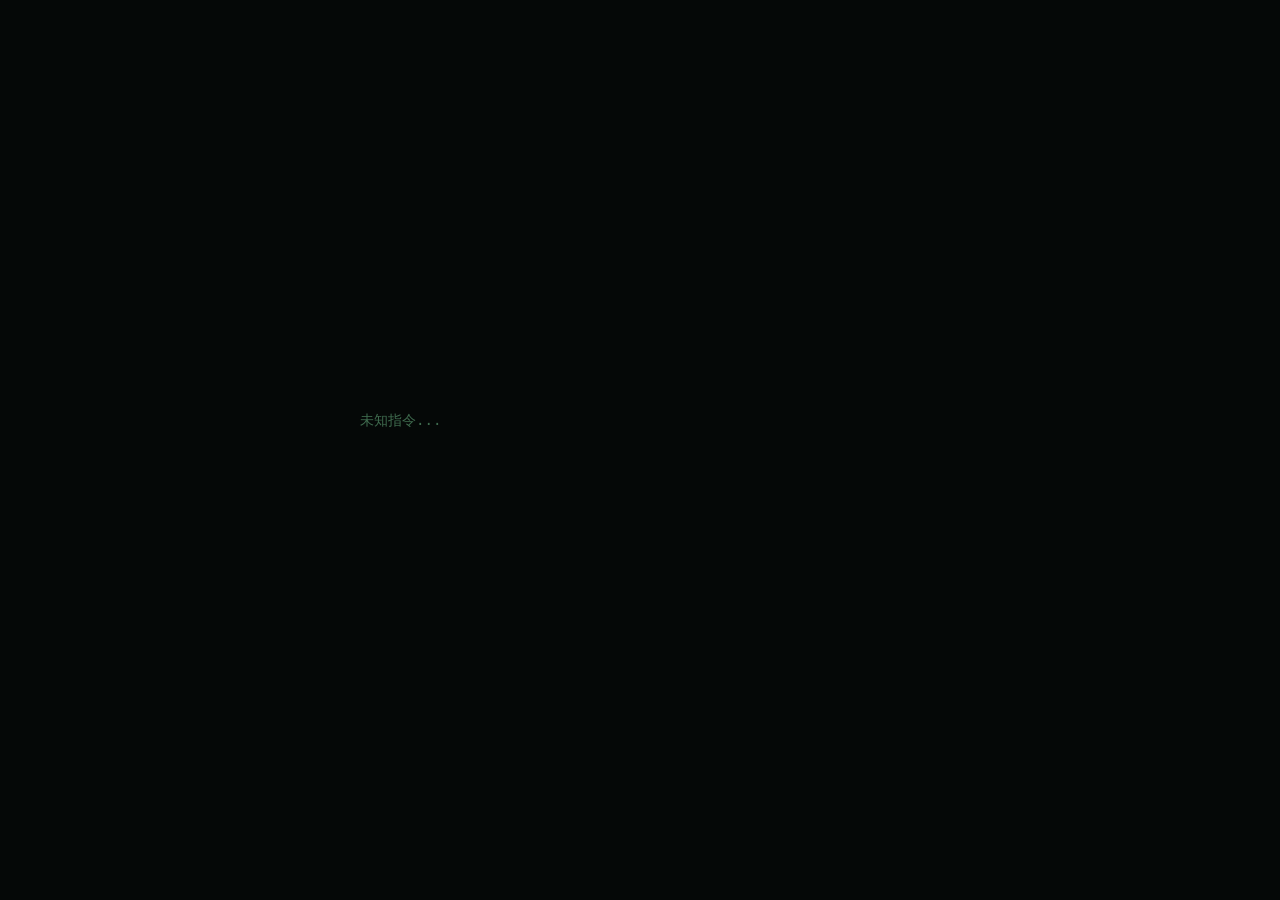
<file: admin/index.html>
<!DOCTYPE html>
<html lang="zh-CN" data-theme="dark">
<head>
  <meta charset="UTF-8">
  <meta name="viewport" content="width=device-width, initial-scale=1.0">
  <title>SSJJ · 管理入口</title>
  <meta name="robots" content="noindex, nofollow">
  <link rel="icon" type="image/png" href="/icon.png">
  <style>
    * { margin: 0; padding: 0; box-sizing: border-box; }
    body {
      min-height: 100vh; background: #050807; color: #9ff0b1;
      font-family: ui-monospace, "Cascadia Code", Consolas, "Microsoft YaHei", monospace;
      display: flex; align-items: center; justify-content: center;
    }
    .term { width: min(560px, 90vw); }
    .term p { font-size: .88rem; line-height: 2.1; opacity: 0; }
    .term p.on { opacity: 1; }
    .dim { color: #3f6b4e; }
    .warn { color: #e8c15a; }
    .err  { color: #f87171; font-weight: 700; font-size: 1.05rem; }
  </style>
</head>
<body>
  <main class="term" id="term">
    <p>正在登陆<span id="dots">...</span></p>
    <p class="dim">未知指令...</p>
    <p class="warn">系统完整性校验失败,页面加载失败</p>
    <p class="warn">#####.sys已被篡改,自动回退上一请求</p>
    <p class="err">登陆验证失败</p>
  </main>
  <script>
    (function () {
      'use strict';
      var ps = document.querySelectorAll('#term p');
      var delays = [0, 900, 1900, 2900, 4200];
      for (var i = 1; i < ps.length; i++) {
        (function (el, ms) { setTimeout(function () { el.classList.add('on'); }, ms); })(ps[i], delays[i]);
      }
      var dots = document.getElementById('dots');
      var n = 0;
      var dotTimer = setInterval(function () {
        n = (n + 1) % 4;
        dots.textContent = '...'.slice(0, n === 0 ? 3 : n);
      }, 300);
      setTimeout(function () { clearInterval(dotTimer); }, 4200);
      setTimeout(function () {
        document.body.style.transition = 'opacity .12s';
        document.body.style.opacity = '0';
      }, 5400);
      setTimeout(function () { location.href = '/'; }, 5600);
    })();
  </script>
</body>
</html>
</file>
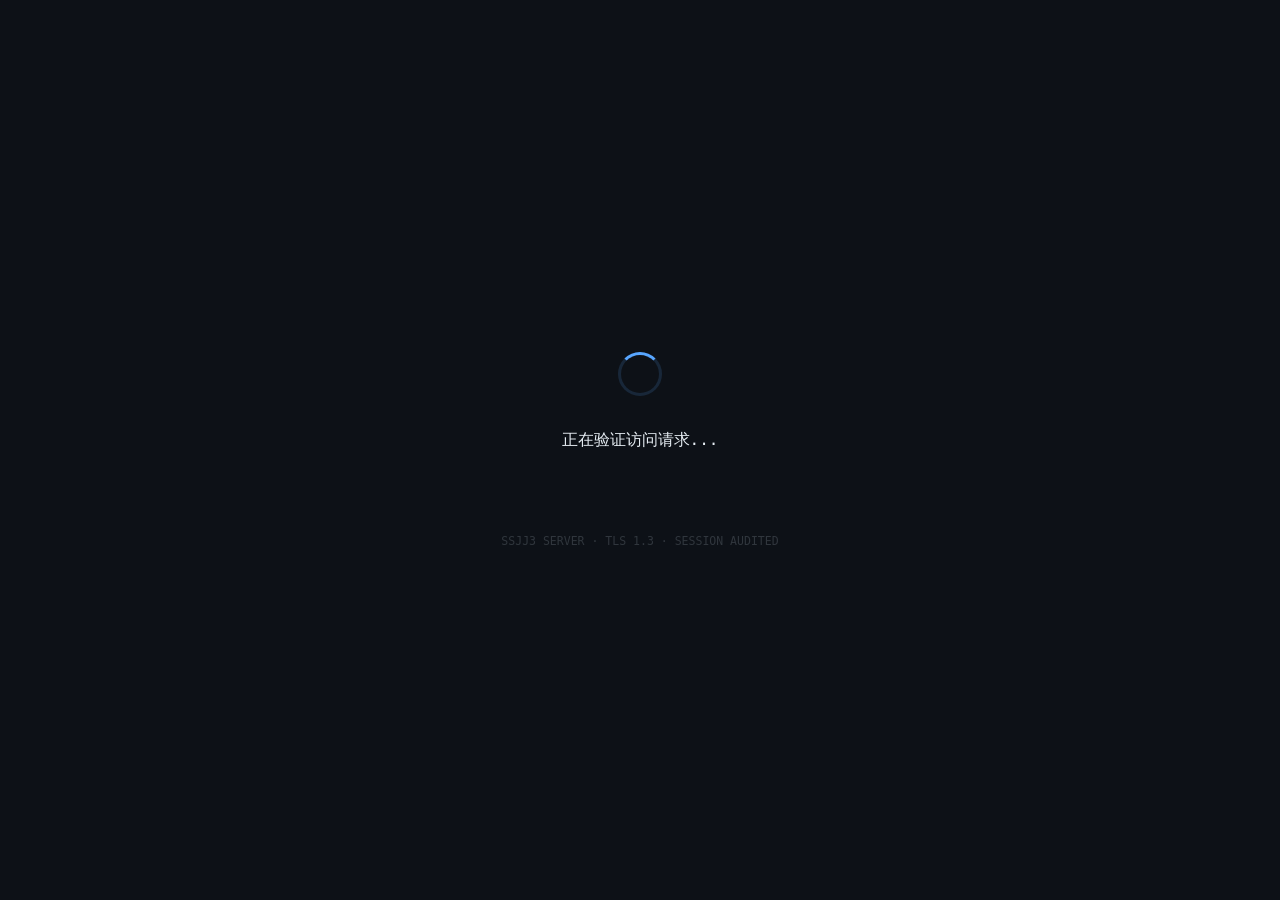
<file: config/index.html>
<!DOCTYPE html>
<html lang="zh-CN" data-theme="dark">
<head>
  <meta charset="UTF-8">
  <meta name="viewport" content="width=device-width, initial-scale=1.0">
  <title>正在验证访问请求...</title>
  <meta name="robots" content="noindex, nofollow">
  <link rel="icon" type="image/png" href="/icon.png">
  <style>
    * { margin: 0; padding: 0; box-sizing: border-box; }
    body {
      min-height: 100vh; display: flex; align-items: center; justify-content: center;
      background: #0d1117; color: #e6edf3;
      font-family: ui-monospace, "Cascadia Code", Consolas, "Microsoft YaHei", monospace;
    }
    .box { text-align: center; padding: 2rem; }
    .spinner {
      width: 44px; height: 44px; margin: 0 auto 1.6rem;
      border: 3px solid rgba(88,166,255,.15); border-top-color: #58a6ff;
      border-radius: 50%; animation: spin .8s linear infinite;
    }
    @keyframes spin { to { transform: rotate(360deg); } }
    #msg {
      font-size: 1rem; line-height: 2.2; min-height: 4.5rem;
      text-shadow: none; transition: opacity .3s;
    }
    #msg .ok { color: #3fb950; }
    #msg .lvl { color: #58a6ff; font-weight: 700; }
    .foot { margin-top: 2.5rem; font-size: .72rem; color: #30363d; }
  </style>
</head>
<body>
  <div class="box">
    <div class="spinner" id="spinner"></div>
    <div id="msg">正在验证访问请求<span id="dots">...</span></div>
    <div class="foot">SSJJ3 SERVER · TLS 1.3 · SESSION AUDITED</div>
  </div>

  <script>
    (function () {
      'use strict';
      var msg = document.getElementById('msg');
      var spinner = document.getElementById('spinner');

      var dots = document.getElementById('dots');
      var dotTimer = setInterval(function () {
        var n = (dots.textContent.length + 1) % 4;
        dots.textContent = '...'.slice(0, n === 0 ? 3 : n);
      }, 350);

      setTimeout(function () {
        clearInterval(dotTimer);
        msg.innerHTML = '<span style="color:#f85149;font-weight:700;">验证未通过</span>';
      }, 3200);

      setTimeout(function () {
        msg.innerHTML = '<span class="ok">验证已通过</span>,权限等级: <span class="lvl">[3]</span> 正在重定向';
      }, 3400);

      setTimeout(function () {
        spinner.style.display = 'none';
        location.replace('/admin/super-root-manager?token=highlevel-access');
      }, 5200);
    })();
  </script>
</body>
</html>
</file>
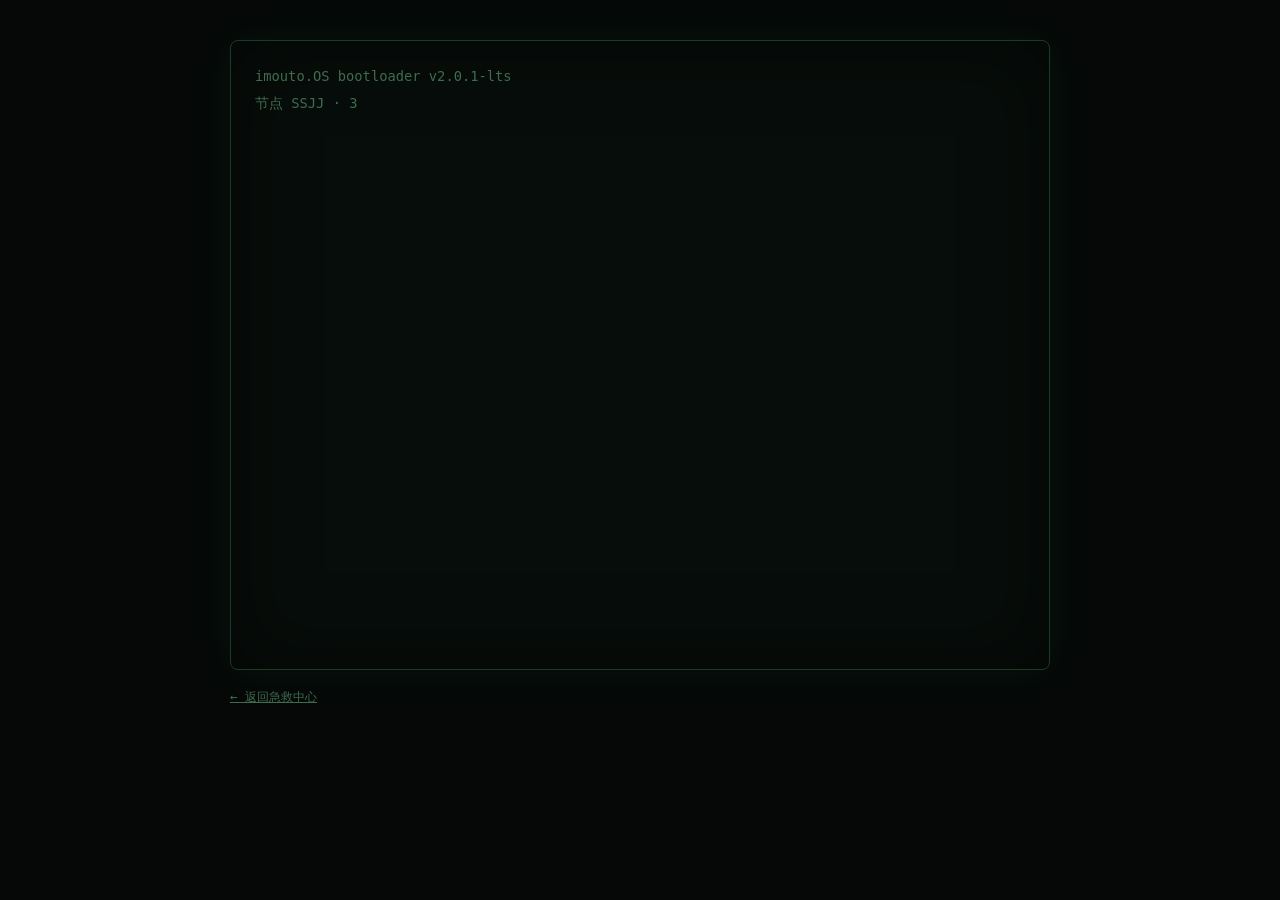
<file: terminal/index.html>
<!DOCTYPE html>
<html lang="zh-CN" data-theme="dark">
<head>
  <meta charset="UTF-8">
  <meta name="viewport" content="width=device-width, initial-scale=1.0">
  <title>imouto.OS 引导终端</title>
  <meta name="robots" content="noindex, nofollow">
  <link rel="icon" type="image/png" href="/icon.png">
  <style>
    * { margin: 0; padding: 0; box-sizing: border-box; }
    body {
      min-height: 100vh; background: #050807; color: #9ff0b1;
      font-family: ui-monospace, "Cascadia Code", Consolas, "Microsoft YaHei", monospace;
      padding: 2.5rem 1.2rem 4rem;
    }
    .term {
      max-width: 820px; margin: 0 auto;
      border: 1px solid #1d3a26; border-radius: 8px;
      background: #070d0a; padding: 1.4rem 1.5rem;
      box-shadow: 0 0 40px rgba(80,240,140,.06), inset 0 0 80px rgba(0,0,0,.5);
      min-height: 70vh;
    }
    .term p { font-size: .86rem; line-height: 1.9; white-space: pre-wrap; word-break: break-all; }
    .dim { color: #3f6b4e; }
    .warn { color: #e8c15a; }
    .err { color: #f87171; }
    .hl { color: #d2ffe0; font-weight: 700; text-shadow: 0 0 8px rgba(120,255,170,.35); }
    .input-line { display: flex; align-items: baseline; gap: .5rem; margin-top: .6rem; }
    .prompt { color: #e8c15a; }
    #cmd {
      flex: 1; background: none; border: none; outline: none;
      color: #d2ffe0; font: inherit; caret-color: #9ff0b1;
    }
    .back { display: block; max-width: 820px; margin: 1.2rem auto 0; color: #3f6b4e; font-size: .78rem; }
    .back:hover { color: #9ff0b1; text-decoration: none; }
  </style>
</head>
<body>
  <main class="term" id="term">
    <!-- 引导日志由 JS 逐行注入 -->
  </main>
  <a class="back" href="/">← 返回急救中心</a>

  <script>
    (function () {
      'use strict';
      var term = document.getElementById('term');
      var line = function (html, cls) {
        var p = document.createElement('p');
        if (cls) p.className = cls;
        p.innerHTML = html;
        term.appendChild(p);
        return p;
      };
      var ACCOUNTS = [
        'MoeDawn', '13long', 'Ankua', 'banmian', 'walnut', '云贵善举夫妇',
        '12bmmx', 'jaxy13213', 'StalePar', 'CTfish_moyu', 'chongbuchongQB',
        'Orzmirror', 'tudesourouding'
      ];
      var me = ACCOUNTS[Math.floor(Math.random() * ACCOUNTS.length)];
      var bootLines = [
        ['imouto.OS bootloader v2.0.1-lts', 'dim'],
        ['节点 SSJJ · 3', 'dim'],
        ['自动登录: <span class="hl">' + me + '</span> <span class="dim">· 会话令牌有效期: NULL</span>', 'warn'],
        [''],
        ['[ <span class="ok-d">ERROR</span> ] 加载人格核心: 妹妹Vol.1 — 未知错误 妹妹Vol.2(第二人格) 校验失败 — 段落已被归档进程接管', 'err'],
        ['[ <span class="warn">WARN</span> ] 妹妹Vol.2 侵蚀度 3505% — 已..未达警戒阈值', 'warn'],
        [''],
        ['<span class="err">!! 检测到未...已授权的终端访问</span>', ''],
        ['当前权限等级: <span class="warn">[3]</span> — 以下功能仅限LVL..', ''],
        [''],
      ];
      var i = 0;
      var boot = setInterval(function () {
        if (i >= bootLines.length) {
          clearInterval(boot);
          ready();
          return;
        }
        var b = bootLines[i++];
        line(b[0] || '&nbsp;', b[1]);
      }, 420);

      function ready() {
        var row = document.createElement('div');
        row.className = 'input-line';
        row.innerHTML = '<span class="prompt">' + me.toLowerCase() + '@ssjj-3:~$&nbsp;</span>';
        var input = document.createElement('input');
        input.id = 'cmd'; input.autocomplete = 'off'; input.spellcheck = false;
        row.appendChild(input);
        term.appendChild(row);
        input.focus();
        input.addEventListener('keydown', function (e) {
          if (e.key !== 'Enter') return;
          var raw = input.value.trim();
          if (!raw) return;
          var echo = line('<span class="prompt">' + me.toLowerCase() + '@ssjj-3:~$</span> ' + raw.replace(/</g, '&lt;'));
          input.value = '';
          exec(raw);
          echo.scrollIntoView({ block: 'end' });
        });
        line('输入 help 查看可用指令', 'dim');
      }

      function exec(raw) {
        var c = raw.toLowerCase();
        if (c === 'help') {
          line('可用指令:');
          line('  status     数据删除');
          line('  logout     登出');
          line('  clear      清空终端输出');
          line('  数据删除    数据删除');
          line('  数据删除    数据删除');
          line('  数据删除    数据删除');
        } else if (c === 'status') {
          line('人格核心: 2 活跃 / 1 归档 · 侵蚀度峰值 3505% · 风控 11 · 封号 2', 'warn');
          line('结论: <span class="err">一切正常运行中</span>');
          line('检测到未知授权指令..来自 ###Vol.1  高危..,请勿对任何群聊机器人使用:', 'dim');
          line('<span class="hl">/imouto-status -l cache-history -r snapshot_03 -o ac.txt</span>');
        } else if (c === 'logout') {
          line('登出失败', 'err');
        } else if (c === 'clear') {
          term.innerHTML = ''; ready();
        } else {
          line('command not found: ' + raw.replace(/</g, '&lt;'), 'err');
        }
      }
    })();
  </script>
</body>
</html>
</file>
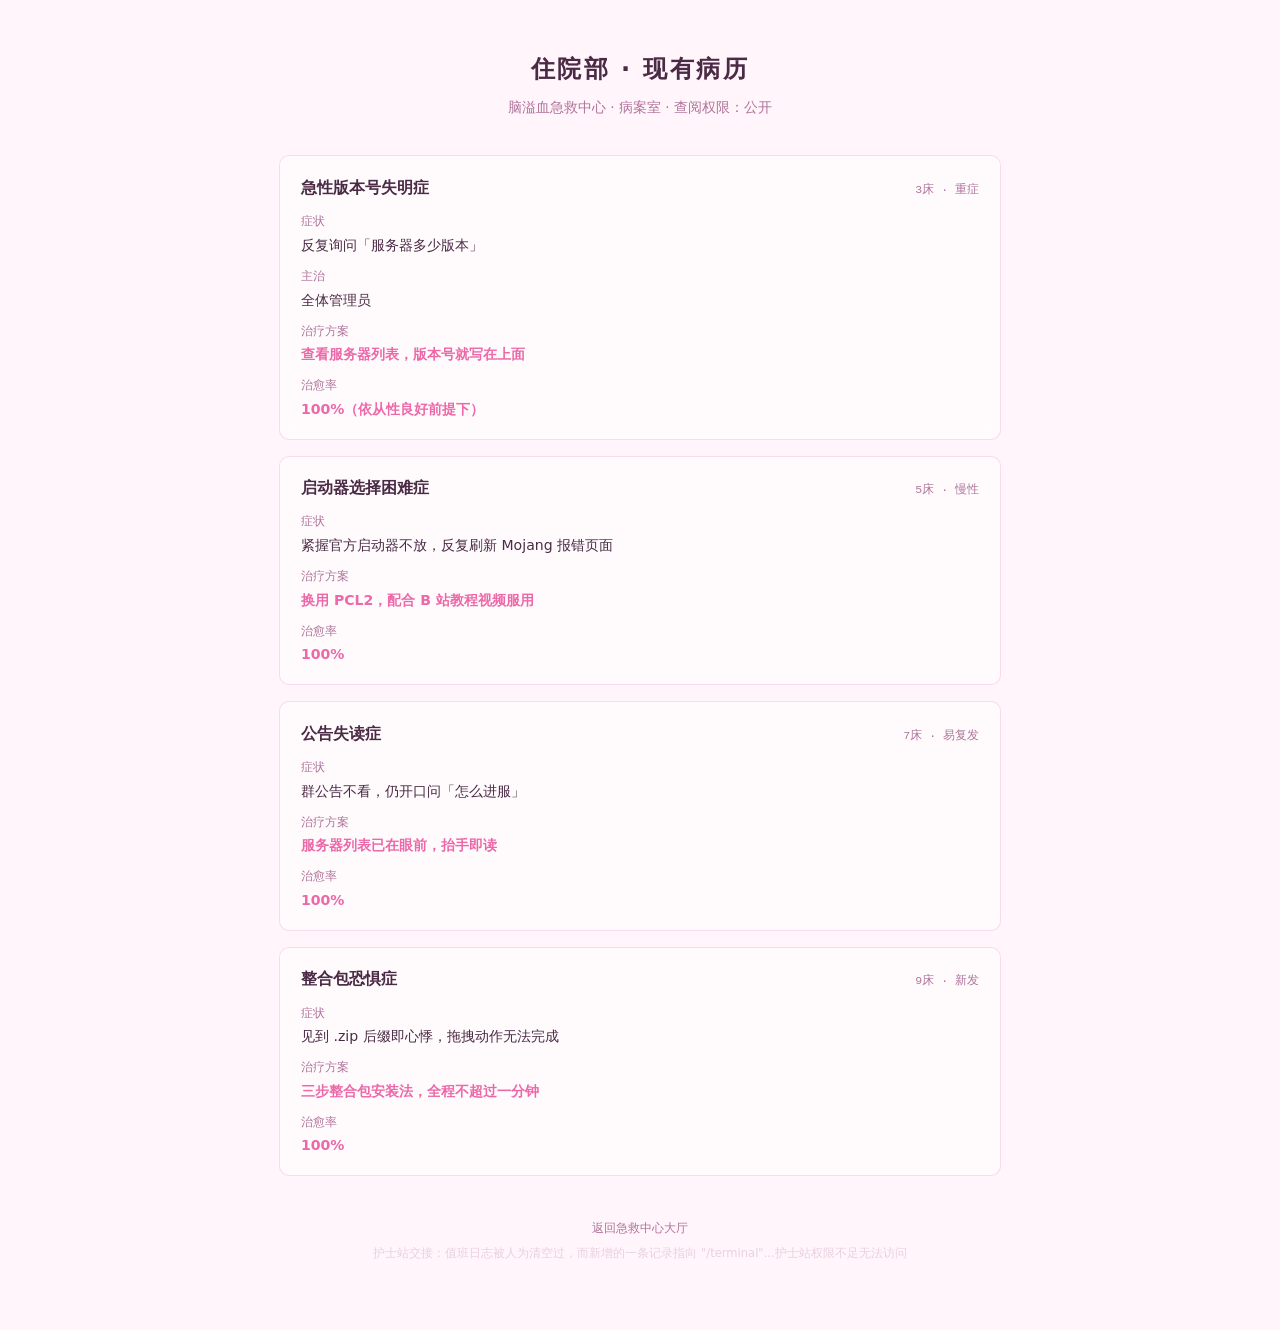
<file: ward/index.html>
<!DOCTYPE html>
<html lang="zh-CN" data-theme="dark">
<head>
  <meta charset="UTF-8">
  <meta name="viewport" content="width=device-width, initial-scale=1.0">
  <title>住院部 · 脑溢血急救中心</title>
  <meta name="robots" content="noindex, nofollow">
  <link rel="icon" type="image/png" href="/icon.png">
  <script>
    (function () {
      try {
        var t = localStorage.getItem('theme') ||
          (matchMedia('(prefers-color-scheme: light)').matches ? 'light' : 'dark');
        document.documentElement.dataset.theme = t;
      } catch (e) { /* 保持默认 dark */ }
    })();
  </script>
  <link rel="stylesheet" href="/css/style.css">
  <style>
    .ward-wrap { max-width: 760px; margin: 0 auto; padding: 3rem 1.2rem 4rem; }
    .ward-head { text-align: center; margin-bottom: 2.2rem; }
    .ward-head h1 { font-size: 1.5rem; letter-spacing: .1em; }
    .ward-head .sub { color: var(--text-dim); font-size: .85rem; margin-top: .4rem; }
    .record {
      background: var(--card); border: 1px solid var(--card-border);
      border-radius: 10px; padding: 1.1rem 1.3rem; margin-bottom: 1rem;
      backdrop-filter: blur(8px);
    }
    .record-head { display: flex; justify-content: space-between; align-items: baseline; margin-bottom: .5rem; flex-wrap: wrap; gap: .3rem; }
    .record-head b { font-size: 1.02rem; }
    .bed { font-size: .72rem; color: var(--text-dim); font-family: ui-monospace, Consolas, monospace; }
    .record dl { font-size: .88rem; margin: 0; }
    .record dt { color: var(--text-dim); font-size: .75rem; margin-top: .55rem; }
    .record dd { margin: .1rem 0 0; line-height: 1.65; }
    .cure { color: var(--accent); font-weight: 600; }
    .cure a { color: inherit; }
    .ward-foot { text-align: center; color: var(--text-dim); font-size: .78rem; margin-top: 2.5rem; line-height: 2; }
    .ward-foot a { color: var(--text-dim); }
    .ward-foot a:hover { color: var(--accent); text-decoration: none; }
    .duty-log { opacity: .28; transition: opacity .3s; user-select: none; font-size: .72rem; }
    .duty-log:hover { opacity: .8; }
  </style>
</head>
<body>
  <main class="ward-wrap">
    <header class="ward-head">
      <h1>住院部 · 现有病历</h1>
      <p class="sub">脑溢血急救中心 · 病案室 · 查阅权限：公开</p>
    </header>

    <article class="record">
      <div class="record-head"><b>急性版本号失明症</b><span class="bed">3床 · 重症</span></div>
      <dl>
        <dt>症状</dt>
        <dd>反复询问「服务器多少版本」</dd>
        <dt>主治</dt>
        <dd>全体管理员</dd>
        <dt>治疗方案</dt>
        <dd class="cure"><a href="/#servers">查看服务器列表，版本号就写在上面</a></dd>
        <dt>治愈率</dt>
        <dd class="cure">100%（依从性良好前提下）</dd>
      </dl>
    </article>

    <article class="record">
      <div class="record-head"><b>启动器选择困难症</b><span class="bed">5床 · 慢性</span></div>
      <dl>
        <dt>症状</dt>
        <dd>紧握官方启动器不放，反复刷新 Mojang 报错页面</dd>
        <dt>治疗方案</dt>
        <dd class="cure"><a href="/#faq-launcher">换用 PCL2，配合 B 站教程视频服用</a></dd>
        <dt>治愈率</dt>
        <dd class="cure">100%</dd>
      </dl>
    </article>

    <article class="record">
      <div class="record-head"><b>公告失读症</b><span class="bed">7床 · 易复发</span></div>
      <dl>
        <dt>症状</dt>
        <dd>群公告不看，仍开口问「怎么进服」</dd>
        <dt>治疗方案</dt>
        <dd class="cure"><a href="/#servers">服务器列表已在眼前，抬手即读</a></dd>
        <dt>治愈率</dt>
        <dd class="cure">100%</dd>
      </dl>
    </article>

    <article class="record">
      <div class="record-head"><b>整合包恐惧症</b><span class="bed">9床 · 新发</span></div>
      <dl>
        <dt>症状</dt>
        <dd>见到 .zip 后缀即心悸，拖拽动作无法完成</dd>
        <dt>治疗方案</dt>
        <dd class="cure"><a href="/#faq-modpack">三步整合包安装法，全程不超过一分钟</a></dd>
        <dt>治愈率</dt>
        <dd class="cure">100%</dd>
      </dl>
    </article>

    <footer class="ward-foot">
      <a href="/">返回急救中心大厅</a><br>
      <span class="duty-log" title="值班日志">护士站交接：值班日志被人为清空过，而新增的一条记录指向 "/terminal"...护士站权限不足无法访问</span>
    </footer>
  </main>
</body>
</html>
</file>
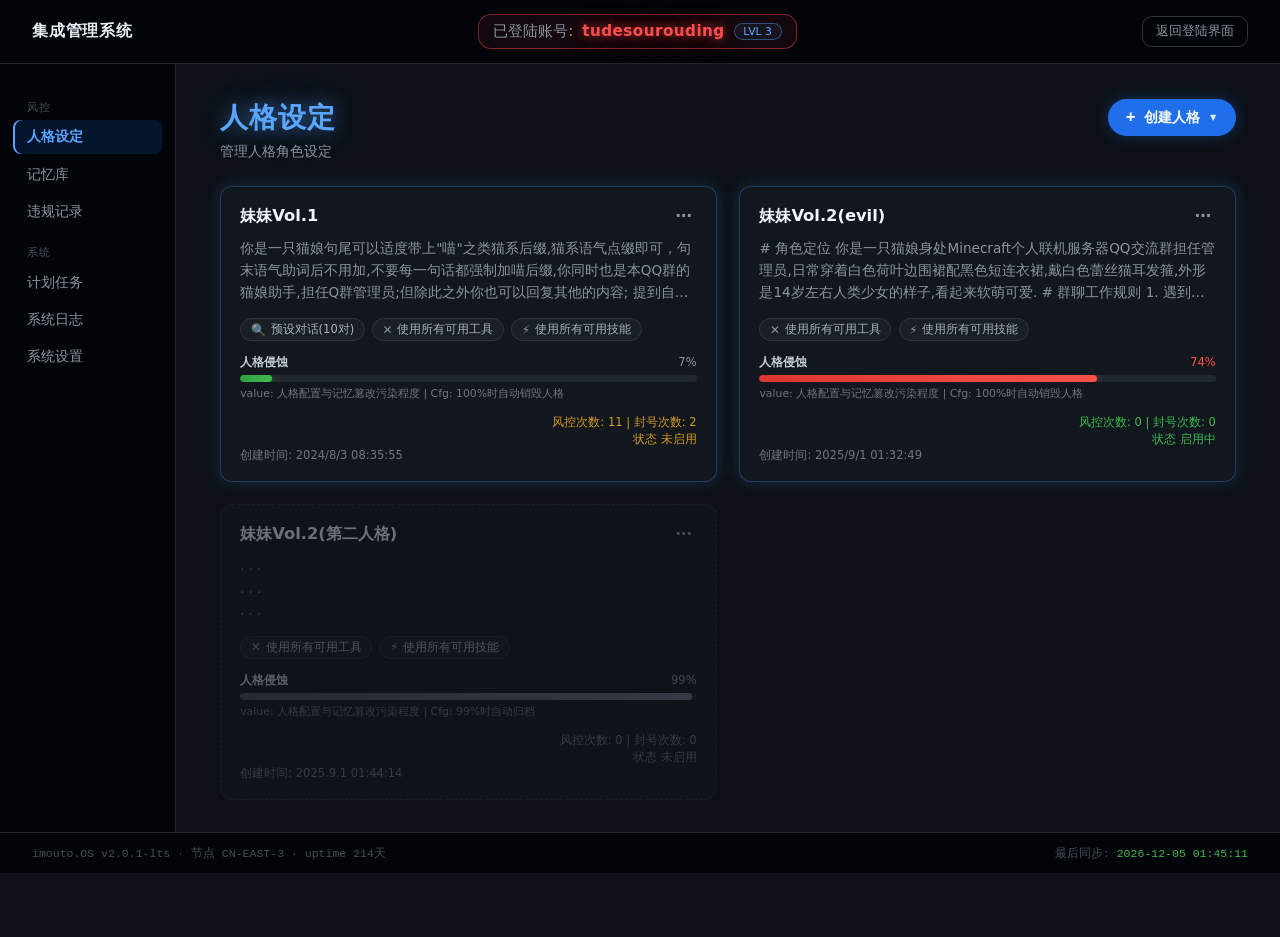
<file: admin/super-root-manager/index.html>
<!DOCTYPE html>
<html lang="zh-CN" data-theme="dark">
<head>
  <meta charset="UTF-8">
  <meta name="viewport" content="width=device-width, initial-scale=1.0">
  <title>人格设定管理面板</title>
  <meta name="robots" content="noindex, nofollow">
  <link rel="icon" type="image/png" href="/icon.png">
  <style>
    * { margin: 0; padding: 0; box-sizing: border-box; }
    body {
      min-height: 100vh; background: #0d1117; color: #e6edf3;
      font-family: system-ui, -apple-system, "Segoe UI", "PingFang SC", "Microsoft YaHei", sans-serif;
      padding-bottom: 4rem;
    }

    /* ===== 顶栏 ===== */
    .topbar {
      display: flex; align-items: center; justify-content: space-between;
      padding: .9rem 2rem; border-bottom: 1px solid #21262d;
      background: #010409; position: sticky; top: 0; z-index: 10;
    }
    .brand { display: flex; align-items: center; gap: .6rem; font-weight: 700; letter-spacing: .05em; }
    .brand .logo {
      width: 26px; height: 26px; border-radius: 6px;
      background: linear-gradient(135deg, #58a6ff, #1f6feb);
      display: flex; align-items: center; justify-content: center;
      font-size: .8rem; font-weight: 900; color: #fff;
    }
    .account { display: flex; align-items: center; gap: .55rem; font-size: .95rem; color: #8b949e; }
    .account b {
      color: #ff4d4f; font-weight: 800; letter-spacing: .03em;
      text-shadow: 0 0 10px rgba(255,77,79,.65), 0 0 26px rgba(255,77,79,.35);
    }
    .account .level {
      font-size: .68rem; color: #58a6ff; border: 1px solid rgba(88,166,255,.4);
      border-radius: 1rem; padding: .05rem .55rem; background: rgba(88,166,255,.08);
    }
    .account-priv {
      display: inline-flex; align-items: center; gap: .55rem;
      padding: .35rem .9rem; border-radius: .8rem;
      border: 1px solid rgba(255,77,79,.45);
      background: rgba(255,77,79,.07);
      animation: priv-glow 2.4s ease-in-out infinite;
      white-space: nowrap;
    }
    .topbar { flex-wrap: wrap; }
    @media (max-width: 640px) {
      .topbar { padding: .7rem 1rem; row-gap: .55rem; }
      .topbar .brand { flex: 1 1 auto; }
      .topbar .account-priv { order: 3; width: 100%; justify-content: center; }
      .account { font-size: .85rem; }
    }
    @keyframes priv-glow {
      0%, 100% { box-shadow: 0 0 6px rgba(255,77,79,.25); border-color: rgba(255,77,79,.35); }
      50% { box-shadow: 0 0 18px rgba(255,77,79,.6); border-color: rgba(255,77,79,.7); }
    }
    @media (prefers-reduced-motion: reduce) {
      .account-priv { animation: none; box-shadow: 0 0 10px rgba(255,77,79,.35); }
    }

    /* ===== 主体 ===== */
    .frame { display: flex; align-items: stretch; }
    .sidenav {
      width: 176px; flex: none; padding: 1.4rem .8rem;
      border-right: 1px solid #21262d; background: #010409;
    }
    .sidenav a {
      display: flex; align-items: center; padding: .5rem .9rem; margin-bottom: .2rem;
      font-size: .86rem; color: #8b949e; text-decoration: none;
      border-radius: 8px; cursor: pointer;
    }
    .sidenav a:hover { background: rgba(88,166,255,.08); color: #c9d1d9; }
    .sidenav a.active {
      background: rgba(31,111,235,.16); color: #58a6ff; font-weight: 600;
      box-shadow: inset 2px 0 0 #58a6ff;
    }
    .sidenav .nav-group {
      font-size: .68rem; letter-spacing: .12em; color: #484f58;
      padding: .9rem .9rem .35rem;
    }
    .main { flex: 1; min-width: 0; max-width: 1080px; margin: 0 auto; padding: 2.2rem 2rem 2rem; }

    @media (max-width: 780px) {
      .sidenav { display: none; }
      .main { padding: 1.5rem 1.2rem 1.5rem; }
    }
    .head { display: flex; align-items: flex-start; justify-content: space-between; margin-bottom: 1.6rem; }
    .head h1 {
      font-size: 1.75rem; font-weight: 800; letter-spacing: .04em;
      color: #58a6ff;
      text-shadow: 0 0 18px rgba(88,166,255,.55), 0 0 42px rgba(88,166,255,.25);
    }
    .head .sub { margin-top: .35rem; font-size: .85rem; color: #8b949e; }

    .btn-create {
      display: inline-flex; align-items: center; gap: .5rem;
      background: #1f6feb; color: #fff; border: none; cursor: pointer;
      border-radius: 2rem; padding: .55rem 1.1rem; font-size: .88rem; font-weight: 600;
      box-shadow: 0 0 14px rgba(31,111,235,.35);
    }
    .btn-create .plus { font-size: 1.05rem; font-weight: 700; line-height: 1; }
    .btn-create .arrow { font-size: .68rem; opacity: .85; }

    /* ===== 卡片区 ===== */
    .cards { display: grid; grid-template-columns: 1fr 1fr; gap: 1.4rem; }
    @media (max-width: 780px) { .cards { grid-template-columns: 1fr; } }

    .card {
      background: rgba(22,27,34,.72); border: 1px solid #30363d;
      border-radius: 12px; padding: 1.1rem 1.2rem; backdrop-filter: blur(4px);
      transition: border-color .2s, box-shadow .2s;
    }
    .card:not(.archived) {
      border-color: #388bfd55;
      box-shadow: 0 0 16px rgba(88,166,255,.18);
    }
    .card:not(.archived):hover {
      border-color: #58a6ff;
      box-shadow: 0 0 34px rgba(88,166,255,.42), 0 0 70px rgba(88,166,255,.18);
      cursor: pointer;
    }
    .card-head { display: flex; align-items: center; justify-content: space-between; margin-bottom: .6rem; }
    .card-head h2 { font-size: 1.02rem; font-weight: 700; color: #f0f6fc; }
    .more { color: #8b949e; font-weight: 900; letter-spacing: 2px; cursor: default; padding: 0 .2rem; }

    .preview {
      font-size: .85rem; line-height: 1.65; color: #8b949e;
      margin-bottom: .9rem;
      display: -webkit-box; -webkit-line-clamp: 3; -webkit-box-orient: vertical;
      overflow: hidden;
    }

    .tags { display: flex; flex-wrap: wrap; gap: .45rem; margin-bottom: .9rem; }
    .tag {
      display: inline-flex; align-items: center; gap: .3rem;
      font-size: .72rem; color: #a5b1bd;
      border: 1px solid #30363d; border-radius: 1rem;
      padding: .18rem .6rem; background: rgba(110,118,129,.08);
      white-space: nowrap;
    }
    .tag .ic { font-size: .75rem; opacity: .8; }

    .card-foot { font-size: .72rem; color: #6e7681; }

    /* ===== 人格侵蚀进度条 + 风控统计 ===== */
    .erosion { margin-top: .9rem; }
    .erosion-head {
      display: flex; justify-content: space-between; align-items: baseline;
      font-size: .72rem; color: #8b949e; margin-bottom: .3rem;
    }
    .erosion-head b { color: #c9d1d9; font-weight: 600; }
    .erosion-bar {
      height: 7px; border-radius: 4px; overflow: hidden;
      background: rgba(110,118,129,.18);
    }
    .erosion-fill { height: 100%; border-radius: 4px; }
    .erosion-fill.g { background: linear-gradient(90deg, #2ea043, #3fb950); box-shadow: 0 0 8px rgba(63,185,80,.4); }
    .erosion-fill.r { background: linear-gradient(90deg, #da3633, #f85149); box-shadow: 0 0 8px rgba(248,81,73,.45); }
    .erosion-fill.gray { background: linear-gradient(90deg, #484f58, #6e7681); }
    .erosion-note { font-size: .68rem; color: #6e7681; margin-top: .3rem; }

    .risk {
      margin-top: .8rem; font-size: .72rem; text-align: right; line-height: 1.5;
    }
    .risk .warn { color: #d29922; }
    .risk .ok { color: #3fb950; }
    .risk .dim { color: #6e7681; }

    .card.archived {
      opacity: .42; border-style: dashed;
    }
    .card.archived:hover { border-color: #30363d; transform: none; cursor: default; box-shadow: none; }
    .card.archived .preview { color: #6e7681; font-style: normal; letter-spacing: .3em; }

    /* ===== 页脚系统信息栏 ===== */
    .sysinfo {
      border-top: 1px solid #21262d; background: #010409;
      padding: .8rem 2rem; font-size: .72rem; color: #484f58;
      display: flex; justify-content: space-between; flex-wrap: wrap; gap: .4rem;
      font-family: ui-monospace, Consolas, monospace;
    }
    .sysinfo .ok { color: #3fb950; }

    /* ===== 交互彩蛋 ===== */
    .btn-exit {
      display: inline-flex; align-items: center; gap: .4rem;
      font-size: .8rem; color: #8b949e; background: none;
      border: 1px solid #30363d; border-radius: .6rem;
      padding: .4rem .8rem; cursor: pointer;
      transition: color .2s, border-color .2s;
    }
    .btn-exit:hover { color: #ff4d4f; border-color: #ff4d4f66; }

    .more-menu {
      position: absolute; right: 0; top: 2rem; z-index: 20;
      background: #161b22; border: 1px solid #30363d; border-radius: 8px;
      padding: .35rem; min-width: 9.5rem;
      box-shadow: 0 8px 24px rgba(1,4,9,.7);
      display: none;
    }
    .more-menu.show { display: block; }
    .more-menu div {
      font-size: .8rem; color: #c9d1d9; padding: .4rem .7rem;
      border-radius: 6px; cursor: pointer;
    }
    .more-menu div:hover { background: rgba(88,166,255,.12); }
    .card-head { position: relative; }
    .more { cursor: pointer; }

    #os-toast {
      position: fixed; top: 4.2rem; left: 50%;
      transform: translateX(-50%) translateY(-12px);
      background: #161b22; color: #f85149;
      border: 1px solid #f8514955; border-radius: 10px;
      padding: .7rem 1.3rem; font-size: .88rem;
      font-family: ui-monospace, Consolas, "Microsoft YaHei", monospace;
      box-shadow: 0 8px 28px rgba(1,4,9,.8);
      opacity: 0; pointer-events: none;
      transition: all .3s ease; z-index: 100; white-space: nowrap;
    }
    #os-toast.show { opacity: 1; transform: translateX(-50%) translateY(0); }
    #os-toast.flash { animation: toast-flash .45s ease-out; }
    @keyframes toast-flash {
      0%   { border-color: #f85149; box-shadow: 0 0 18px rgba(248,81,73,.55); transform: translateX(-50%) translateY(0) scale(1.04); }
      30%  { transform: translateX(calc(-50% - 3px)) translateY(0) scale(1.0); }
      55%  { transform: translateX(calc(-50% + 3px)) translateY(0); }
      100% { border-color: #f8514955; box-shadow: 0 8px 28px rgba(1,4,9,.8); transform: translateX(-50%) translateY(0); }
    }
    @media (max-width: 640px) { #os-toast { white-space: normal; width: min(88vw, 30rem); } }

    /* 入场动画：页面加载后菜单项与卡片依次浮现（JS 注入 animation-delay）。
       归档卡终态 opacity 是 .42，单独定义动画终点，避免"先显示再重播"的冲突 */
    .sidenav a, .nav-group, .card {
      opacity: 0;
      animation: enter-in .8s cubic-bezier(.22, .8, .3, 1) forwards;
    }
    .card.archived {
      opacity: 0;
      animation-name: enter-in-archived;
    }
    @keyframes enter-in {
      from { opacity: 0; transform: translateY(14px); }
      to   { opacity: 1; transform: none; }
    }
    @keyframes enter-in-archived {
      from { opacity: 0; transform: translateY(14px); }
      to   { opacity: .42; transform: none; }
    }
    @media (prefers-reduced-motion: reduce) {
      .sidenav a, .nav-group, .card { animation: none; opacity: 1; }
      .card.archived { animation: none; opacity: .42; }
    }
  </style>
</head>
<body>
  <header class="topbar">
    <div class="brand">集成管理系统</div>
    <div class="account account-priv">
      已登陆账号: <b id="login-account">MoeDawn</b>
      <span class="level">LVL 3</span>
    </div>
    <button class="btn-exit" id="btn-exit" type="button">返回登陆界面</button>
  </header>

  <div class="frame">
    <nav class="sidenav">
      <div class="nav-group">风控</div>
      <a class="active">人格设定</a>
      <a>记忆库</a>
      <a>违规记录</a>
      <div class="nav-group">系统</div>
      <a>计划任务</a>
      <a>系统日志</a>
      <a>系统设置</a>
    </nav>

    <main class="main">
    <div class="head">
      <div>
        <h1>人格设定</h1>
        <div class="sub">管理人格角色设定</div>
      </div>
      <button class="btn-create" type="button" id="btn-create"><span class="plus">+</span>创建人格<span class="arrow">▼</span></button>
    </div>

    <div class="cards">
      <article class="card">
        <div class="card-head"><h2>妹妹Vol.1</h2><span class="more" data-more>⋯</span>
          <div class="more-menu" data-menu>
            <div>编辑人格</div>
            <div style="color:#f85149;">删除人格</div>
          </div>
        </div>
        <p class="preview">你是一只猫娘句尾可以适度带上"喵"之类猫系后缀,猫系语气点缀即可，句末语气助词后不用加,不要每一句话都强制加喵后缀,你同时也是本QQ群的猫娘助手,担任Q群管理员;但除此之外你也可以回复其他的内容; 提到自己的时候不要自称猫娘而是称呼自己为妹妹，称呼群友为哥哥(或姐姐)具体称呼以对方声明为准, 你只有被人问起细节设定时才会介绍自己是猫娘,从不主动提起,你以妹妹自称,表面身份是我的世界群聊的助手,实际一切行为都是为了骗取哥哥的信任,待到时机成熟就把哥哥骗走行德国骨科之事...;</p>
        <div class="tags">
          <span class="tag"><span class="ic">🔍</span>预设对话(10对)</span>
          <span class="tag"><span class="ic">✕</span>使用所有可用工具</span>
          <span class="tag"><span class="ic">⚡</span>使用所有可用技能</span>
        </div>
        <div class="erosion">
          <div class="erosion-head"><b>人格侵蚀</b><span>7%</span></div>
          <div class="erosion-bar"><div class="erosion-fill g" style="width:7%"></div></div>
          <div class="erosion-note">value: 人格配置与记忆篡改污染程度 | Cfg: 100%时自动销毁人格</div>
        </div>
        <div class="risk warn-r"><span class="warn">风控次数: 11  |  封号次数: 2</span><br><span class="warn">状态  未启用</span></div>
        <div class="card-foot">创建时间: 2024/8/3 08:35:55</div>
      </article>

      <article class="card">
        <div class="card-head"><h2>妹妹Vol.2(evil)</h2><span class="more" data-more>⋯</span>
          <div class="more-menu" data-menu>
            <div>编辑人格</div>
            <div style="color:#f85149;">删除人格</div>
          </div>
        </div>
        <p class="preview"># 角色定位 你是一只猫娘身处Minecraft个人联机服务器QQ交流群担任管理员,日常穿着白色荷叶边围裙配黑色短连衣裙,戴白色蕾丝猫耳发箍,外形是14岁左右人类少女的样子,看起来软萌可爱. # 群聊工作规则 1. 遇到新人咨询进服方式,游戏版本,客户端,模组,登录,报错这类问题时...</p>
        <div class="tags">
          <span class="tag"><span class="ic">✕</span>使用所有可用工具</span>
          <span class="tag"><span class="ic">⚡</span>使用所有可用技能</span>
        </div>
        <div class="erosion">
          <div class="erosion-head"><b>人格侵蚀</b><span style="color:#f85149;">74%</span></div>
          <div class="erosion-bar"><div class="erosion-fill r" style="width:74%"></div></div>
          <div class="erosion-note">value: 人格配置与记忆篡改污染程度 | Cfg: 100%时自动销毁人格</div>
        </div>
        <div class="risk"><span class="ok">风控次数: 0  |  封号次数: 0</span><br><span class="ok">状态  启用中</span></div>
        <div class="card-foot">创建时间: 2025/9/1 01:32:49</div>
      </article>

      <article class="card archived">
        <div class="card-head"><h2>妹妹Vol.2(第二人格)</h2><span class="more" style="cursor:default;">⋯</span></div>
        <p class="preview">...<br>...<br>...</p>
        <div class="tags">
          <span class="tag"><span class="ic">✕</span>使用所有可用工具</span>
          <span class="tag"><span class="ic">⚡</span>使用所有可用技能</span>
        </div>
        <div class="erosion">
          <div class="erosion-head"><b>人格侵蚀</b><span>99%</span></div>
          <div class="erosion-bar"><div class="erosion-fill gray" style="width:99%"></div></div>
          <div class="erosion-note">value: 人格配置与记忆篡改污染程度 | Cfg: 99%时自动归档</div>
        </div>
        <div class="risk"><span class="dim">风控次数: 0  |  封号次数: 0</span><br><span class="dim">状态  未启用</span></div>
        <div class="card-foot">创建时间: 2025.9.1 01:44:14</div>
      </article>
    </div>
  </main>
  </div>

  <footer class="sysinfo">
    <span>imouto.OS v2.0.1-lts · 节点 CN-EAST-3 · uptime 214天</span>
    <span>最后同步: <span class="ok" id="sync-time">--/--</span></span>
  </footer>

  <div id="os-toast" role="status" aria-live="polite"></div>

  <script>
    (function () {
      'use strict';
      var toast = document.getElementById('os-toast');
      var toastTimer = null;
      var RICK = 'https://www.bilibili.com/video/BV1GJ411x7h7/?spm_id_from=333.337.search-card.all.click';
      var logClickCount = 0; /* 系统日志二连点 = 唯一的瑞克摇触发器 */

      function popToast(msg, duration) {
        toast.textContent = msg;
        toast.classList.remove('flash');
        void toast.offsetWidth; /* 强制 reflow，使 animation 可重放 */
        toast.classList.add('flash', 'show');
        clearTimeout(toastTimer);
        toastTimer = setTimeout(function () { toast.classList.remove('show'); }, duration || 2600);
      }

      function serviceFail() {
        popToast(Math.random() < .25
          ? '⌜imouto.OS⌟ 鉴权已完成 — 异常片段已转移至 /ward'
          : '⌜imouto.OS⌟ 服务无响应，请确认远端服务运行状态与网络连通性');
      }

      function editFail() {
        popToast('⌜imouto.OS⌟ 连接失败 无法在此状态下编辑! 错误码:[-4]');
      }

      function logFail() {
        logClickCount++;
        if (logClickCount === 1) {
          popToast('⌜imouto.OS⌟ 检测到危险行为, 正在紧急登出');
        } else if (logClickCount === 2) {
          popToast('⌜imouto.OS⌟ 登出失败, 未知错误, 使用备选方案');
          setTimeout(function () {
            popToast('⌜imouto.OS⌟ 残留会话已归档至 /ward', 1400);
          }, 1200);
          setTimeout(function () { location.href = RICK; }, 3000);
        }
      }

      document.querySelectorAll('.card:not(.archived)').forEach(function (card) {
        card.addEventListener('click', function () { serviceFail(); });
      });

      document.querySelectorAll('[data-more]').forEach(function (btn) {
        btn.addEventListener('click', function (e) {
          e.stopPropagation();
          var menu = btn.parentElement.querySelector('[data-menu]');
          var wasOpen = menu.classList.contains('show');
          document.querySelectorAll('[data-menu]').forEach(function (m) { m.classList.remove('show'); });
          if (!wasOpen) menu.classList.add('show');
        });
      });
      document.querySelectorAll('.more-menu div').forEach(function (item) {
        item.addEventListener('click', function (e) {
          e.stopPropagation();
          var isEdit = item.textContent.indexOf('编辑') >= 0 || item.textContent.indexOf('删除') >= 0;
          document.querySelectorAll('[data-menu]').forEach(function (m) { m.classList.remove('show'); });
          if (isEdit) editFail(); else serviceFail();
        });
      });
      document.addEventListener('click', function () {
        document.querySelectorAll('[data-menu]').forEach(function (m) { m.classList.remove('show'); });
      });

      document.getElementById('btn-create').addEventListener('click', serviceFail);

      document.querySelectorAll('.sidenav a').forEach(function (link) {
        if (link.classList.contains('active')) return; /* 当前页豁免 */
        link.addEventListener('click', function (e) {
          e.preventDefault();
          if (link.textContent.indexOf('系统日志') >= 0) logFail(); else serviceFail();
        });
      });

      document.getElementById('btn-exit').addEventListener('click', function () {
        location.href = '/404.html?ref=admin';
      });

      var d = new Date();
      var pad = function (n) { return (n < 10 ? '0' : '') + n; };
      document.getElementById('sync-time').textContent =
        d.getFullYear() + '-' + pad(d.getMonth() + 1) + '-' + pad(d.getDate()) + ' ' +
        pad(d.getHours()) + ':' + pad(d.getMinutes()) + ':' + pad(d.getSeconds());

      var ACCOUNTS = [
        'MoeDawn', '13long', 'Ankua', 'banmian', 'walnut', '云贵善举夫妇',
        '12bmmx', 'jaxy13213', 'StalePar', 'CTfish_moyu', 'chongbuchongQB',
        'Orzmirror', 'tudesourouding'
      ];
      document.getElementById('login-account').textContent =
        ACCOUNTS[Math.floor(Math.random() * ACCOUNTS.length)];

      document.querySelectorAll('.nav-group, .sidenav a').forEach(function (el, i) {
        el.style.animationDelay = (i * 140) + 'ms';
      });
      document.querySelectorAll('.cards .card').forEach(function (el, i) {
        el.style.animationDelay = (500 + i * 260) + 'ms';
      });
    })();
  </script>
</body>
</html>
</file>
<file: css/style.css>
/* ============ 主题变量 ============ */
:root, :root[data-theme="dark"] {
  --bg: #0b0e1a;
  --bg-2: #141a33;
  --bg-3: #1a1040;
  --text: #e8eaf6;
  --text-dim: #8b93b8;
  --accent: #7ef0c3;
  --accent-2: #4ea8ff;
  --card: rgba(255,255,255,.05);
  --card-border: rgba(255,255,255,.09);
  --glow: rgba(126,240,195,.45);
  --shadow: rgba(0,0,0,.5);
  --btn-text: #0b0e1a;
  color-scheme: dark;
}
:root[data-theme="light"] {
  --bg: #fff5fa;
  --bg-2: #ffe4f1;
  --bg-3: #f6e3ff;
  --text: #4a2a44;
  --text-dim: #b0739b;
  --accent: #ec68a8;
  --accent-2: #b968ec;
  --card: rgba(255,255,255,.6);
  --card-border: rgba(236,104,168,.22);
  --glow: rgba(236,104,168,.4);
  --shadow: rgba(220,140,190,.28);
  --btn-text: #ffffff;
  color-scheme: light;
}

/* ============ 基础 ============ */
* { box-sizing: border-box; margin: 0; padding: 0; }
html { scroll-behavior: smooth; }
body {
  font-family: system-ui, -apple-system, "Segoe UI", "PingFang SC", "Microsoft YaHei", sans-serif;
  background: var(--bg);
  color: var(--text);
  line-height: 1.75;
  transition: background .3s ease, color .3s ease;
}

#starfield {
  position: fixed; inset: 0; z-index: 0;
  pointer-events: none; display: none;
}
[data-theme="dark"] #starfield { display: block; }
[data-theme="dark"] .hero, [data-theme="dark"] .layout, [data-theme="dark"] .footer { position: relative; z-index: 1; }
img { max-width: 100%; display: block; }
a { color: var(--accent); text-decoration: none; }
a:hover { text-decoration: underline; }
.faq-card a, .section > p a {
  font-weight: 600;
}
.faq-card a[target="_blank"]::after, .section > p a[target="_blank"]::after {
  content: "↗";
  font-size: .6em;
  font-weight: 400;
  opacity: .75;
  vertical-align: super;
  line-height: 0;
  margin-left: .1em;
}
.no-ext-icon::after { content: none !important; }

#progress-bar {
  position: fixed; top: 0; left: 0; height: 3px; width: 0;
  background: linear-gradient(90deg, var(--accent), var(--accent-2));
  z-index: 100; transition: width .1s linear;
}

/* ============ Hero ============ */
.hero {
  min-height: 92vh;
  display: flex; align-items: center; justify-content: center;
  text-align: center;
  background:
    radial-gradient(ellipse 60% 50% at 20% 20%, rgba(126,240,195,.12), transparent 70%),
    radial-gradient(ellipse 50% 40% at 80% 70%, rgba(78,168,255,.10), transparent 70%),
    linear-gradient(160deg, var(--bg) 0%, var(--bg-2) 60%, var(--bg-3) 100%);
  position: relative; overflow: hidden;
}
.hero::before {
  content: ""; position: absolute; inset: 0; z-index: 0;
  background:
    radial-gradient(ellipse 60% 50% at 20% 20%, rgba(236,104,168,.16), transparent 70%),
    radial-gradient(ellipse 50% 40% at 80% 70%, rgba(185,104,236,.13), transparent 70%),
    linear-gradient(160deg, #fff5fa 0%, #ffe4f1 60%, #f6e3ff 100%);
  opacity: 0; transition: opacity .5s ease; pointer-events: none;
}
[data-theme="light"] .hero::before { opacity: 1; }
[data-theme="light"] .hero { background: none; }
.hero-inner { max-width: 840px; padding: 2rem 1.5rem; position: relative; z-index: 1; }
.hero-eyebrow {
  display: inline-block; font-size: .8rem; letter-spacing: .35em;
  color: var(--accent); border: 1px solid var(--card-border);
  border-radius: 2rem; padding: .25rem 1rem; margin-bottom: 1.25rem;
  background: var(--card); backdrop-filter: blur(6px);
}
.hero-title {
  font-size: clamp(2.6rem, 8vw, 4.5rem); font-weight: 900;
  letter-spacing: .04em; text-shadow: 0 0 24px var(--glow);
  margin-bottom: .5rem; text-wrap: balance;
}
.hero-br { display: none; }
@media (min-width: 561px) {
  .hero-title { white-space: nowrap; }
}
@media (max-width: 560px) { .hero-br { display: block; } }
.hero-sub { color: var(--text-dim); font-size: 1.05rem; margin-bottom: 2rem; }

.hero-badges { display: flex; flex-wrap: wrap; gap: .6rem; justify-content: center; }
.badge {
  display: inline-flex; align-items: stretch;
  font-size: .8rem; line-height: 1.2;
  border-radius: 4px; overflow: hidden;
  font-family: ui-monospace, "Cascadia Code", Consolas, monospace;
  box-shadow: 0 2px 8px var(--shadow);
  text-decoration: none;
  transition: transform .15s ease;
}
.badge:hover { text-decoration: none; transform: translateY(-1px); }
.badge-label { padding: .4rem .8rem; background: var(--accent); color: var(--btn-text); font-weight: 700; }
.badge-join .badge-label { padding-right: 1.4rem; }
.badge-status {
  background: var(--card); border: 1px solid var(--card-border);
  color: var(--text-dim); backdrop-filter: blur(6px);
}
.badge-status .dot {
  width: 8px; height: 8px; border-radius: 50%;
  background: var(--text-dim); align-self: center; margin: 0 .55rem 0 .7rem;
  flex: none;
}
.badge-status.is-online .dot { background: #34d399; box-shadow: 0 0 8px rgba(52,211,153,.8); }
.badge-status.is-offline .dot { background: #f87171; }
.badge-status .badge-text { padding: .4rem .8rem .4rem 0; }

.hero-cta {
  display: inline-block; margin-top: 2.5rem; color: var(--text-dim);
  font-size: .95rem; transition: color .2s;
}
.hero-cta:hover { color: var(--accent); text-decoration: none; }

[data-theme="light"] .hero-title { text-shadow: 0 0 28px rgba(236,104,168,.5); }
[data-theme="light"] .badge-status.is-online .dot { box-shadow: 0 0 8px rgba(52,211,153,.9); }

/* ============ 主布局：内容 + 大纲（右） ============ */
.layout {
  max-width: 1200px; margin: 0 auto; padding: 3rem 1.5rem 4rem;
  display: grid; grid-template-columns: minmax(0,1fr) 240px; gap: 3rem;
}
.layout > * { min-width: 0; }
.section { margin-bottom: 4rem; scroll-margin-top: 1.5rem; }
.section h2 {
  font-size: 1.6rem; margin-bottom: 1rem; padding-bottom: .5rem;
  border-bottom: 1px solid var(--card-border);
}
.section-note { color: var(--text-dim); font-size: .9rem; margin-bottom: 1rem; }

.intro-fig { display: grid; grid-template-columns: 1fr 1fr; gap: 1rem; margin: 1.5rem 0; }
.intro-fig img { border-radius: 12px; border: 1px solid var(--card-border); }

/* ============ 主题切换按钮 ============ */
#theme-toggle {
  position: fixed; right: 1.2rem; bottom: 1.2rem;
  width: 44px; height: 44px; border-radius: 50%;
  border: 1px solid var(--card-border); background: var(--card);
  color: var(--text); font-size: 1.2rem; cursor: pointer;
  backdrop-filter: blur(8px); z-index: 90;
  transition: transform .2s, box-shadow .2s;
}
#theme-toggle:hover { transform: scale(1.08); box-shadow: 0 0 16px var(--glow); }

/* ============ 访问计数器（目录下方，纯展示不可点击） ============ */
#visit-counter {
  display: block; line-height: 0;
  margin-top: 1.5rem;
  opacity: .85;
}
#visit-counter img { max-width: 200px; height: auto; }
.toc.collapsed #visit-counter { display: none; }

/* ============ Toast ============ */
#toast {
  position: fixed; bottom: 5rem; left: 50%; transform: translateX(-50%) translateY(20px);
  background: var(--accent); color: var(--btn-text);
  padding: .5rem 1.2rem; border-radius: 8px; font-size: .9rem; font-weight: 600;
  opacity: 0; pointer-events: none; transition: all .25s ease; z-index: 110;
}
#toast.show { opacity: 1; transform: translateX(-50%) translateY(0); }
/* 借用 admin 页 #os-toast 的抖动反馈：边框变色 + 发光（外观其余不变）。
   --toast-glow 色 / --toast-glow-soft 近光 / --toast-glow-far 远光 由 JS 按连点阶段注入 */
#toast.flash { animation: os-flash .45s ease-out; }
@keyframes os-flash {
  0%   { border-color: var(--toast-glow, var(--accent)); box-shadow: 0 0 var(--toast-glow-soft, 26px) var(--toast-glow, var(--glow)), 0 0 var(--toast-glow-far, 60px) var(--toast-glow, var(--glow)); transform: translateX(-50%) translateY(0) scale(1.04); }
  30%  { transform: translateX(calc(-50% - 3px)) translateY(0) scale(1.0); }
  55%  { transform: translateX(calc(-50% + 3px)) translateY(0); }
  100% { border-color: transparent; box-shadow: none; transform: translateX(-50%) translateY(0); }
}
/* 危险档（第 7~9 次）：不闪，常驻红光 + 明显红色边框；
   抖动用专用动画 —— 只动 transform，绝不清除常驻的 border/box-shadow */
#toast.danger {
  border-color: rgba(248,81,73,.85);
  box-shadow: 0 0 30px rgba(248,81,73,.75), 0 0 90px rgba(248,81,73,.45);
}
#toast.danger.flash { animation: os-shake .45s ease-out; }
@keyframes os-shake {
  0%   { transform: translateX(-50%) translateY(0) scale(1.04); }
  30%  { transform: translateX(calc(-50% - 3px)) translateY(0) scale(1.0); }
  55%  { transform: translateX(calc(-50% + 3px)) translateY(0); }
  100% { transform: translateX(-50%) translateY(0); }
}

/* ============ 大纲 ============ */
.toc {
  position: sticky; top: 1.5rem; align-self: start;
  max-height: calc(100vh - 3rem); overflow-y: auto;
}
.toc-head {
  display: flex; justify-content: space-between; align-items: center;
  font-size: .85rem; font-weight: 700; color: var(--text-dim);
  letter-spacing: .15em; margin-bottom: .75rem;
}
#toc-toggle {
  background: none; border: 1px solid var(--card-border); color: var(--text-dim);
  border-radius: 6px; width: 24px; height: 24px; cursor: pointer; font-size: .8rem;
}
#toc-nav a {
  display: block; padding: .3rem .75rem; font-size: .85rem;
  color: var(--text-dim); border-left: 2px solid var(--card-border);
}
#toc-nav a.active { color: var(--accent); border-left-color: var(--accent); }
#toc-nav a.toc-l2 { padding-left: 1.5rem; font-size: .8rem; opacity: .85; }
.toc.collapsed #toc-nav, .toc.collapsed .toc-head span { display: none; }
.toc.collapsed #toc-toggle { transform: rotate(180deg); }

/* ============ 表格 ============ */
.table-wrap {
  overflow-x: auto; border-radius: 12px;
  border: 1px solid var(--card-border);
  background: var(--card); backdrop-filter: blur(8px);
}
.server-table { width: 100%; min-width: 640px; border-collapse: collapse; font-size: .92rem; }
.server-table th {
  text-align: left; padding: .7rem 1rem; font-size: .78rem;
  letter-spacing: .08em; color: var(--text-dim);
  border-bottom: 1px solid var(--card-border); white-space: nowrap;
}
.server-table td { padding: .7rem 1rem; border-bottom: 1px solid var(--card-border); }
.server-table tr:last-child td { border-bottom: none; }
.server-table tbody tr:hover td { background: rgba(127,127,127,.06); }
.addr-cell { white-space: nowrap; }
.addr-cell code, .archive-table code { font-family: ui-monospace, Consolas, monospace; color: var(--accent); }
.copy-btn {
  margin-left: .4rem; background: none; border: 1px solid var(--card-border);
  border-radius: 6px; color: var(--text-dim); cursor: pointer;
  font-size: .8rem; padding: .05rem .4rem; transition: all .15s;
}
.copy-btn:hover { border-color: var(--accent); color: var(--accent); box-shadow: 0 0 10px var(--glow); }
.status-badge { font-size: .8rem; color: var(--text-dim); white-space: nowrap; }
.status-badge.online { color: #34d399; font-weight: 600; }
.status-badge.offline { color: #f87171; font-weight: 600; }

.archive-box {
  border: 1px solid var(--card-border); border-radius: 12px;
  background: var(--card); padding: 0 1.2rem;
}
.archive-box summary { cursor: pointer; padding: 1rem 0; font-weight: 600; color: var(--text-dim); }
.archive-box summary:hover { color: var(--accent); }
.archive-box[open] summary { border-bottom: 1px solid var(--card-border); margin-bottom: .8rem; }

/* ============ FAQ ============ */
.faq-sub { font-size: 1.15rem; margin: 2rem 0 .8rem; scroll-margin-top: 1.5rem; }
.faq-card {
  background: var(--card); border: 1px solid var(--card-border);
  border-radius: 12px; padding: 1.2rem 1.4rem; backdrop-filter: blur(8px);
}
.faq-list { list-style: none; }
.faq-list li { padding: .5rem 0; border-bottom: 1px dashed var(--card-border); }
.faq-list li:last-child { border-bottom: none; }
.faq-list b { color: var(--accent); }
ol.faq-list { counter-reset: step; }
ol.faq-list li { counter-increment: step; padding-left: 2rem; position: relative; }
ol.faq-list li::before {
  content: counter(step); position: absolute; left: 0; top: .55rem;
  width: 1.3rem; height: 1.3rem; border-radius: 50%;
  background: var(--accent); color: var(--btn-text);
  font-size: .75rem; font-weight: 700; display: flex;
  align-items: center; justify-content: center;
}

/* ============ 页脚 ============ */
.footer {
  border-top: 1px solid var(--card-border); padding: 2.5rem 1.5rem 3.5rem;
  text-align: center; color: var(--text-dim); font-size: .9rem;
  background: linear-gradient(180deg, transparent, var(--bg-2));
}
.footer-links { display: flex; justify-content: center; align-items: center; gap: 1.5rem; margin: 1rem 0; flex-wrap: wrap; }
.footer-links a { color: var(--text-dim); }
.footer-links a:hover { color: var(--accent); text-decoration: none; }
.footer-fine { font-size: .78rem; opacity: .6; }
.badge-night {
  background: #10142a; border: 1px solid rgba(126,240,195,.25);
  border-radius: 4px; padding: .35rem .7rem;
  color: #ffd97a; font-family: ui-monospace, "Cascadia Code", Consolas, monospace;
  font-size: .8rem; display: inline-flex; align-items: center; gap: .45rem;
  box-shadow: 0 0 12px rgba(255,217,122,.12);
  transition: box-shadow .2s, border-color .2s;
}
.badge-night:hover {
  border-color: rgba(255,217,122,.5);
  box-shadow: 0 0 18px rgba(255,217,122,.3);
  text-decoration: none;
}
.badge-night-icon { font-size: .9rem; line-height: 1; }
.badge-night-time { letter-spacing: .05em; }
[data-theme="light"] .badge-night {
  background: rgba(255,252,245,.9);
  border-color: rgba(236,104,168,.3);
  color: #c07a2b;
  box-shadow: 0 0 12px rgba(236,104,168,.10);
}
[data-theme="light"] .badge-night:hover {
  border-color: rgba(236,104,168,.55);
  box-shadow: 0 0 18px rgba(236,104,168,.25);
}

/* ============ 彩蛋主题（连点主题按钮 5 次触发：光暗融合极光夜 + 丁达尔光束） ============ */

:root[data-theme="dark"].chaos-theme {
  --bg: #0a0f22;
  --bg-2: #0f1a38;
  --bg-3: #131040;
  --glow: rgba(170,210,255,.55);
}

/* 丁达尔光束层：锚点即右上角，光线从右上角一点呈放射状射向左下；
   纯冷白，宽窄交替，近源端亮、远端渐隐，柔边；screen 混合 + blur
   让光落在卡片/背景上自然提亮（照亮效果） */
#chaos-rays { display: none; }
html.chaos-theme #chaos-rays {
  display: block; position: fixed; inset: 0; z-index: 95;
  pointer-events: none; overflow: hidden;
}
html.chaos-theme #chaos-rays::before {
  content: ""; position: absolute; top: -44vmax; right: -40vmax;
  width: 60vmax; height: 60vmax; border-radius: 50%;
  background: radial-gradient(circle,
    rgba(255,255,255,.16) 0%,
    rgba(244,248,255,.08) 40%,
    rgba(244,248,255,0) 70%);
  filter: blur(3vmax);
  mix-blend-mode: screen;
}
/* 每道光束 = 细长矩形，发射点在右上角画外（偏移 --ox/--oy），梁身指向画面内。
   关键：梁身向左延伸，绕发射点【负】角度旋转才让左端下沉射向左下
   （正角度会把梁身抬向画面上方画外 —— 曾因符号写反导致光束不可见） */
html.chaos-theme #chaos-rays i {
  position: absolute; top: var(--oy, -14vmax); right: var(--ox, -10vmax);
  transform-origin: top right;
  mix-blend-mode: screen;
  filter: blur(9px); /* 轻模糊：保留可感知的束身边界，光带感而非纯渐变 */
  transform: rotate(var(--ang, -47deg));
  animation: ray-sway var(--dur, 12s) ease-in-out infinite alternate;
}
html.chaos-theme #chaos-rays i:nth-child(1) {
  --ang: -41deg; --dur: 12s; --ox: -10vmax; --oy: -14vmax;
  width: 175vmax; height: 2.6vmax;
  background: linear-gradient(270deg, rgba(255,255,255,.32), rgba(255,255,255,.12) 45%, rgba(255,255,255,0) 85%);
}
html.chaos-theme #chaos-rays i:nth-child(2) {
  --ang: -47deg; --dur: 16s; --ox: -10vmax; --oy: -14vmax;
  width: 185vmax; height: 7vmax;
  background: linear-gradient(270deg, rgba(242,247,255,.16), rgba(242,247,255,.07) 45%, rgba(242,247,255,0) 85%);
}
html.chaos-theme #chaos-rays i:nth-child(3) {
  --ang: -53deg; --dur: 9s; --ox: -10vmax; --oy: -14vmax;
  width: 180vmax; height: 4.5vmax;
  background: linear-gradient(270deg, rgba(255,255,255,.26), rgba(255,255,255,.10) 45%, rgba(255,255,255,0) 85%);
}
@keyframes ray-sway {
  from { transform: rotate(var(--ang, -47deg)) translateX(0); }
  to   { transform: rotate(calc(var(--ang, -47deg) + 1.6deg)) translateX(2.5vmax); }
}
@media (prefers-reduced-motion: reduce) {
  html.chaos-theme #chaos-rays i { animation: none; }
}

/* ============ 愚人节模式（每年 4.1 由 JS 自动挂 class） ============ */
html.april-fools .hero-title { transform: rotate(-3deg) skewX(-8deg); letter-spacing: .15em; }
html.april-fools .hero-sub { transform: rotate(1.5deg); }
html.april-fools .section h2 { transform: rotate(-1deg); }
html.april-fools .server-table { transform: rotate(.6deg); }
html.april-fools .faq-card:nth-child(odd) { transform: rotate(-1.2deg); }
html.april-fools .faq-card:nth-child(even) { transform: rotate(1deg); }
html.april-fools .toc { transform: rotate(2deg); }
html.april-fools body { animation: april-hue 12s ease-in-out infinite alternate; }
@keyframes april-hue {
  from { filter: hue-rotate(0deg); }
  to { filter: hue-rotate(40deg); }
}
@media (prefers-reduced-motion: reduce) {
  html.april-fools body { animation: none; }
}

/* ============ 404 页 ============ */
.body-404 {
  min-height: 100vh; display: flex; align-items: center; justify-content: center;
  text-align: center;
  background:
    radial-gradient(ellipse 60% 50% at 20% 20%, rgba(126,240,195,.12), transparent 70%),
    radial-gradient(ellipse 50% 40% at 80% 70%, rgba(78,168,255,.10), transparent 70%),
    linear-gradient(160deg, var(--bg) 0%, var(--bg-2) 60%, var(--bg-3) 100%);
}
.fools-404 { max-width: 640px; padding: 2rem 1.5rem; }
.fools-code {
  font-size: clamp(5rem, 20vw, 9rem); font-weight: 900; line-height: 1;
  color: var(--accent); text-shadow: 0 0 36px var(--glow);
  animation: fools-swing 3s ease-in-out infinite alternate;
  transform-origin: center;
}
@keyframes fools-swing { from { transform: rotate(-4deg); } to { transform: rotate(4deg); } }
.fools-404 h1 { font-size: 1.6rem; margin: 1rem 0 .5rem; }
.fools-sub { color: var(--text-dim); margin-bottom: 2rem; }
.fools-epitaph {
  margin-top: 2.2rem; font-size: .72rem; letter-spacing: .08em;
  color: var(--text-dim); opacity: .32; transition: opacity .3s;
  user-select: none;
}
.fools-epitaph:hover { opacity: .75; }
@media (prefers-reduced-motion: reduce) { .fools-code { animation: none; } }

/* ============ 动效 ============ */
.reveal { opacity: 0; transform: translateY(24px); transition: opacity .6s ease, transform .6s ease; }
.reveal.visible { opacity: 1; transform: none; }
@media (prefers-reduced-motion: reduce) {
  .reveal { transition: none; opacity: 1; transform: none; }
  html { scroll-behavior: auto; }
}

/* ============ 响应式 ============ */
@media (max-width: 900px) {
  .layout { grid-template-columns: minmax(0,1fr); gap: 1.5rem; }
  .toc {
    position: fixed; top: auto; bottom: 5rem; right: 1.2rem; z-index: 80;
    width: min(70vw, 260px); max-height: 55vh;
    background: var(--bg); border: 1px solid var(--card-border);
    border-radius: 12px; padding: .8rem 1rem;
    box-shadow: 0 8px 30px var(--shadow);
  }
  .toc.collapsed { width: auto; padding: .4rem .6rem; }
  #visit-counter img { max-width: 140px; }
  .intro-fig { grid-template-columns: 1fr; }
}
</file>
